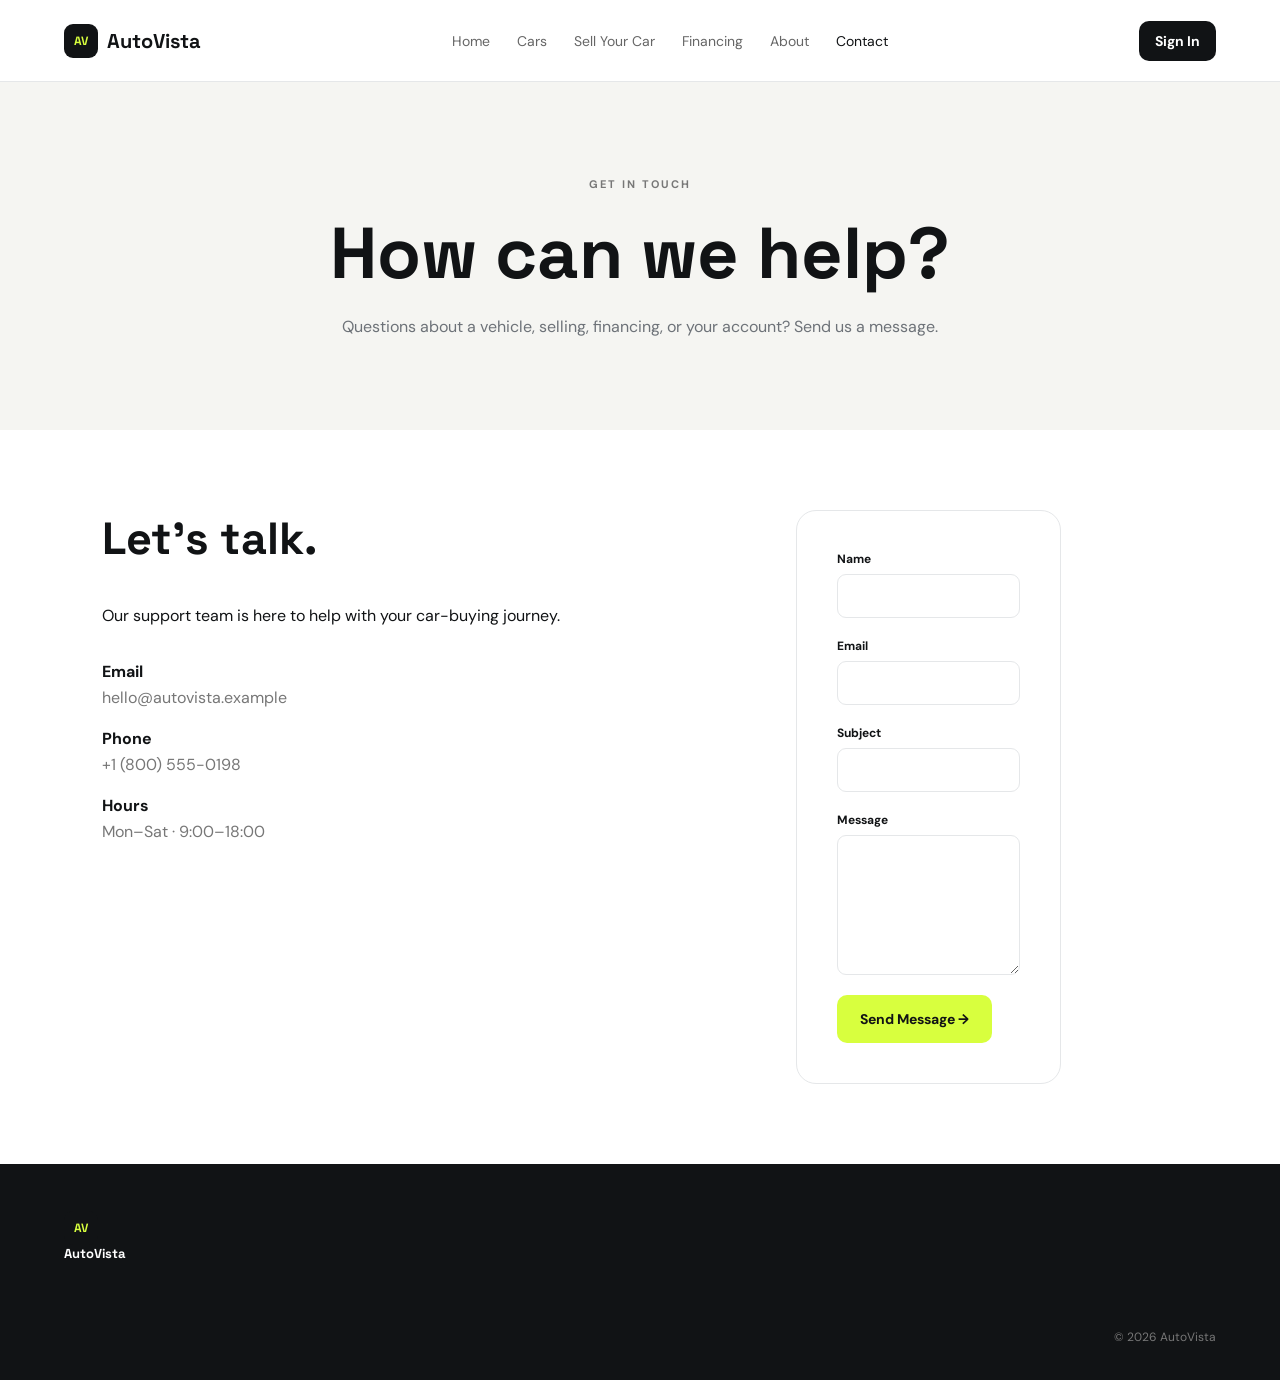
<file: contact.html>
<!DOCTYPE html>
<html lang="en"><head><meta charset="UTF-8"><meta name="viewport" content="width=device-width, initial-scale=1.0"><title>Contact — AutoVista</title><link rel="stylesheet" href="assets/css/style.css"></head>
<body>
<header class="site-header"><a class="logo" href="index.html"><span>AV</span> AutoVista</a><nav class="nav"><a href="index.html">Home</a><a href="cars.html">Cars</a><a href="sell.html">Sell Your Car</a><a href="financing.html">Financing</a><a href="about.html">About</a><a class="active" href="contact.html">Contact</a></nav><div class="header-actions"><a class="btn btn-dark small" href="login.html">Sign In</a><button class="menu-btn" data-menu>☰</button></div></header>
<main><section class="page-hero"><span class="eyebrow">GET IN TOUCH</span><h1>How can we help?</h1><p>Questions about a vehicle, selling, financing, or your account? Send us a message.</p></section><section class="contact-grid"><div><h2>Let's talk.</h2><p>Our support team is here to help with your car-buying journey.</p><div class="contact-info"><div><strong>Email</strong><span>hello@autovista.example</span></div><div><strong>Phone</strong><span>+1 (800) 555-0198</span></div><div><strong>Hours</strong><span>Mon–Sat · 9:00–18:00</span></div></div></div><form class="large-form" id="contactForm"><label>Name<input required></label><label>Email<input type="email" required></label><label>Subject<input required></label><label>Message<textarea rows="7" required></textarea></label><button class="btn btn-primary" type="submit">Send Message →</button></form></section></main><footer class="footer compact"><div><a class="logo" href="index.html"><span>AV</span> AutoVista</a></div><div class="copyright">© 2026 AutoVista</div></footer><script src="assets/js/app.js"></script></body></html>
</file>
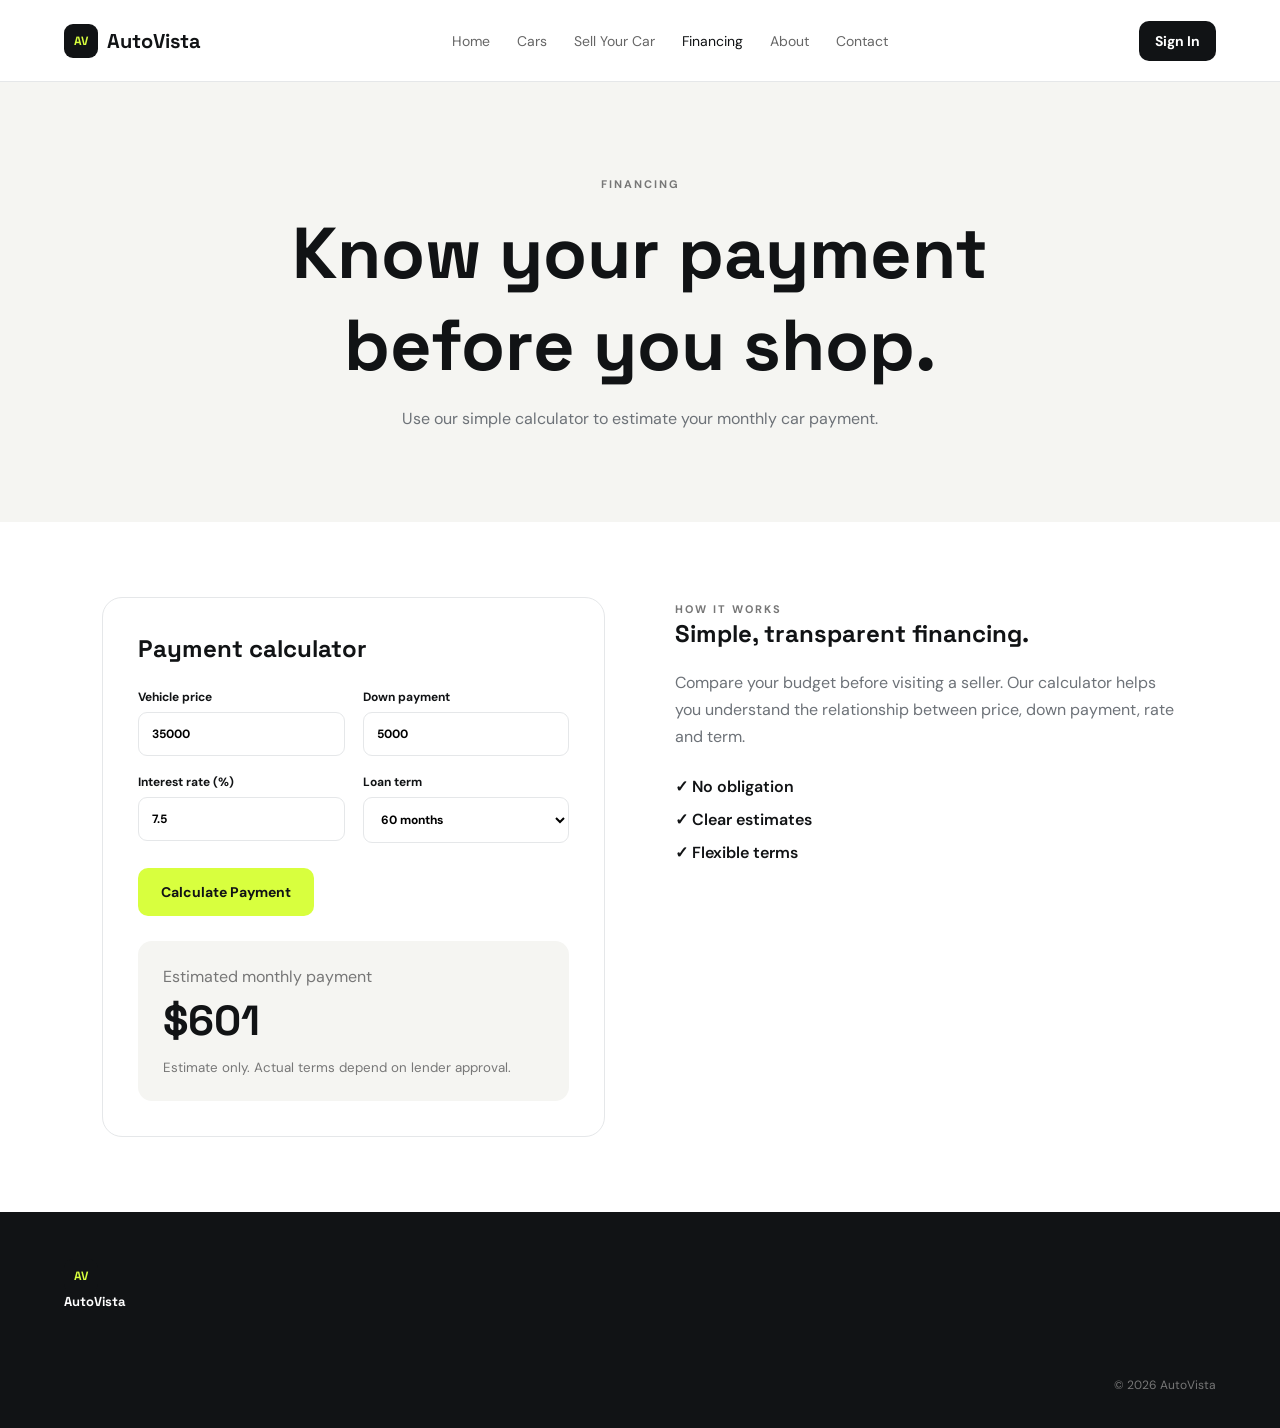
<file: financing.html>
<!DOCTYPE html>
<html lang="en"><head><meta charset="UTF-8"><meta name="viewport" content="width=device-width, initial-scale=1.0"><title>Financing — AutoVista</title><link rel="stylesheet" href="assets/css/style.css"></head>
<body>
<header class="site-header"><a class="logo" href="index.html"><span>AV</span> AutoVista</a><nav class="nav"><a href="index.html">Home</a><a href="cars.html">Cars</a><a href="sell.html">Sell Your Car</a><a class="active" href="financing.html">Financing</a><a href="about.html">About</a><a href="contact.html">Contact</a></nav><div class="header-actions"><a class="btn btn-dark small" href="login.html">Sign In</a><button class="menu-btn" data-menu>☰</button></div></header>
<main><section class="page-hero"><span class="eyebrow">FINANCING</span><h1>Know your payment before you shop.</h1><p>Use our simple calculator to estimate your monthly car payment.</p></section>
<section class="calculator-wrap"><div class="calculator"><h2>Payment calculator</h2><div class="calc-grid"><label>Vehicle price<input id="loanPrice" type="number" value="35000"></label><label>Down payment<input id="downPayment" type="number" value="5000"></label><label>Interest rate (%)<input id="interestRate" type="number" value="7.5" step=".1"></label><label>Loan term<select id="loanTerm"><option value="36">36 months</option><option value="48">48 months</option><option value="60" selected>60 months</option><option value="72">72 months</option></select></label></div><button class="btn btn-primary" id="calculateLoan">Calculate Payment</button><div class="payment-result"><span>Estimated monthly payment</span><strong id="monthlyPayment">$0</strong><small>Estimate only. Actual terms depend on lender approval.</small></div></div><div class="finance-copy"><span class="eyebrow">HOW IT WORKS</span><h2>Simple, transparent financing.</h2><p>Compare your budget before visiting a seller. Our calculator helps you understand the relationship between price, down payment, rate and term.</p><div class="mini-list"><div>✓ No obligation</div><div>✓ Clear estimates</div><div>✓ Flexible terms</div></div></div></section></main>
<footer class="footer compact"><div><a class="logo" href="index.html"><span>AV</span> AutoVista</a></div><div class="copyright">© 2026 AutoVista</div></footer><script src="assets/js/app.js"></script></body></html>
</file>
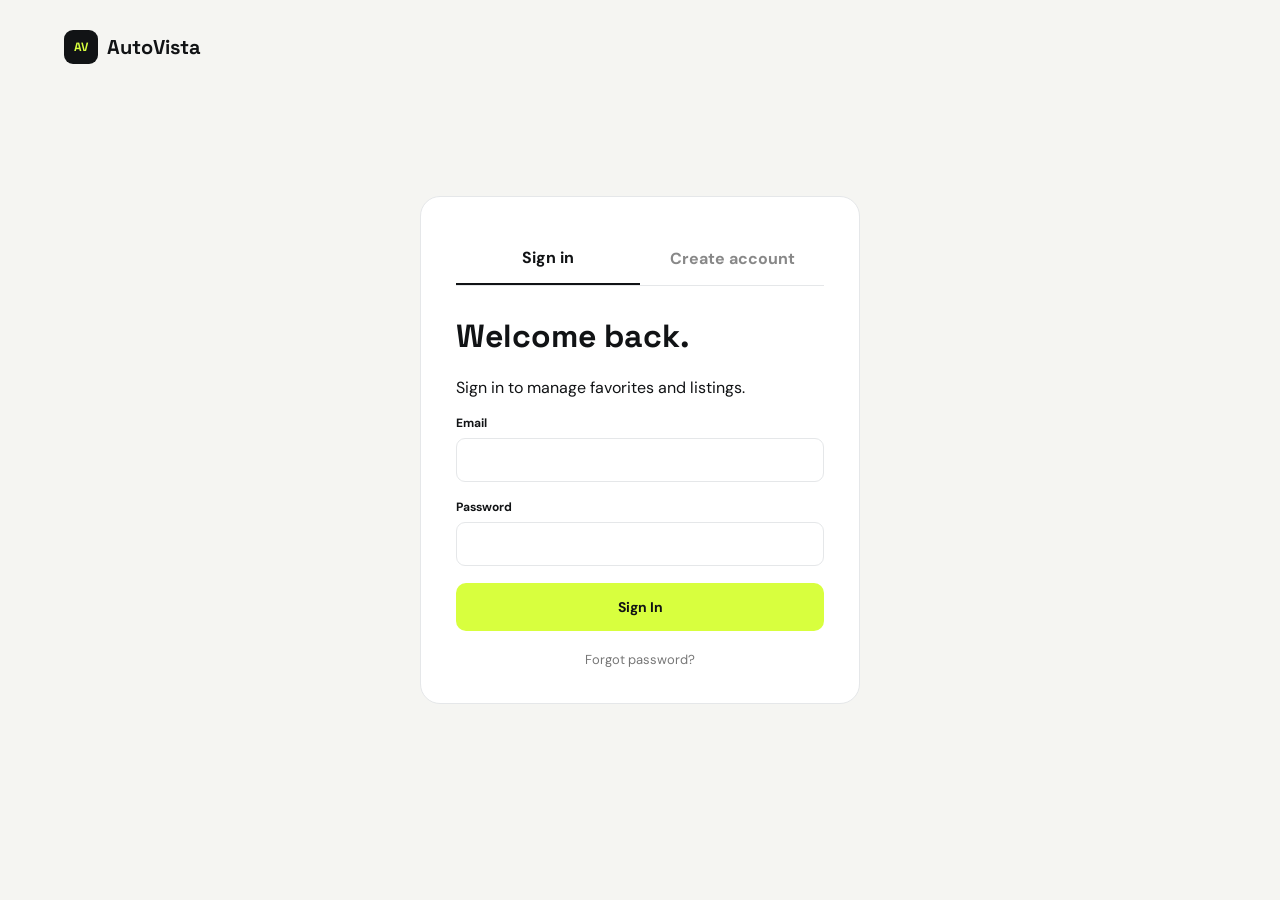
<file: login.html>
<!DOCTYPE html>
<html lang="en"><head><meta charset="UTF-8"><meta name="viewport" content="width=device-width, initial-scale=1.0"><title>Sign In — AutoVista</title><link rel="stylesheet" href="assets/css/style.css"></head>
<body class="auth-page"><a class="logo auth-logo" href="index.html"><span>AV</span> AutoVista</a><main class="auth-card"><div class="auth-tabs"><button class="active" data-auth-tab="login">Sign in</button><button data-auth-tab="register">Create account</button></div><form id="loginForm" data-auth-form="login"><h1>Welcome back.</h1><p>Sign in to manage favorites and listings.</p><label>Email<input type="email" required></label><label>Password<input type="password" minlength="6" required></label><button class="btn btn-primary full">Sign In</button><a class="forgot" href="#">Forgot password?</a></form><form id="registerForm" data-auth-form="register" hidden><h1>Create account.</h1><p>Join AutoVista and start shopping.</p><label>Full name<input required></label><label>Email<input type="email" required></label><label>Password<input type="password" minlength="6" required></label><button class="btn btn-primary full">Create Account</button></form></main><script src="assets/js/app.js"></script></body></html>
</file>
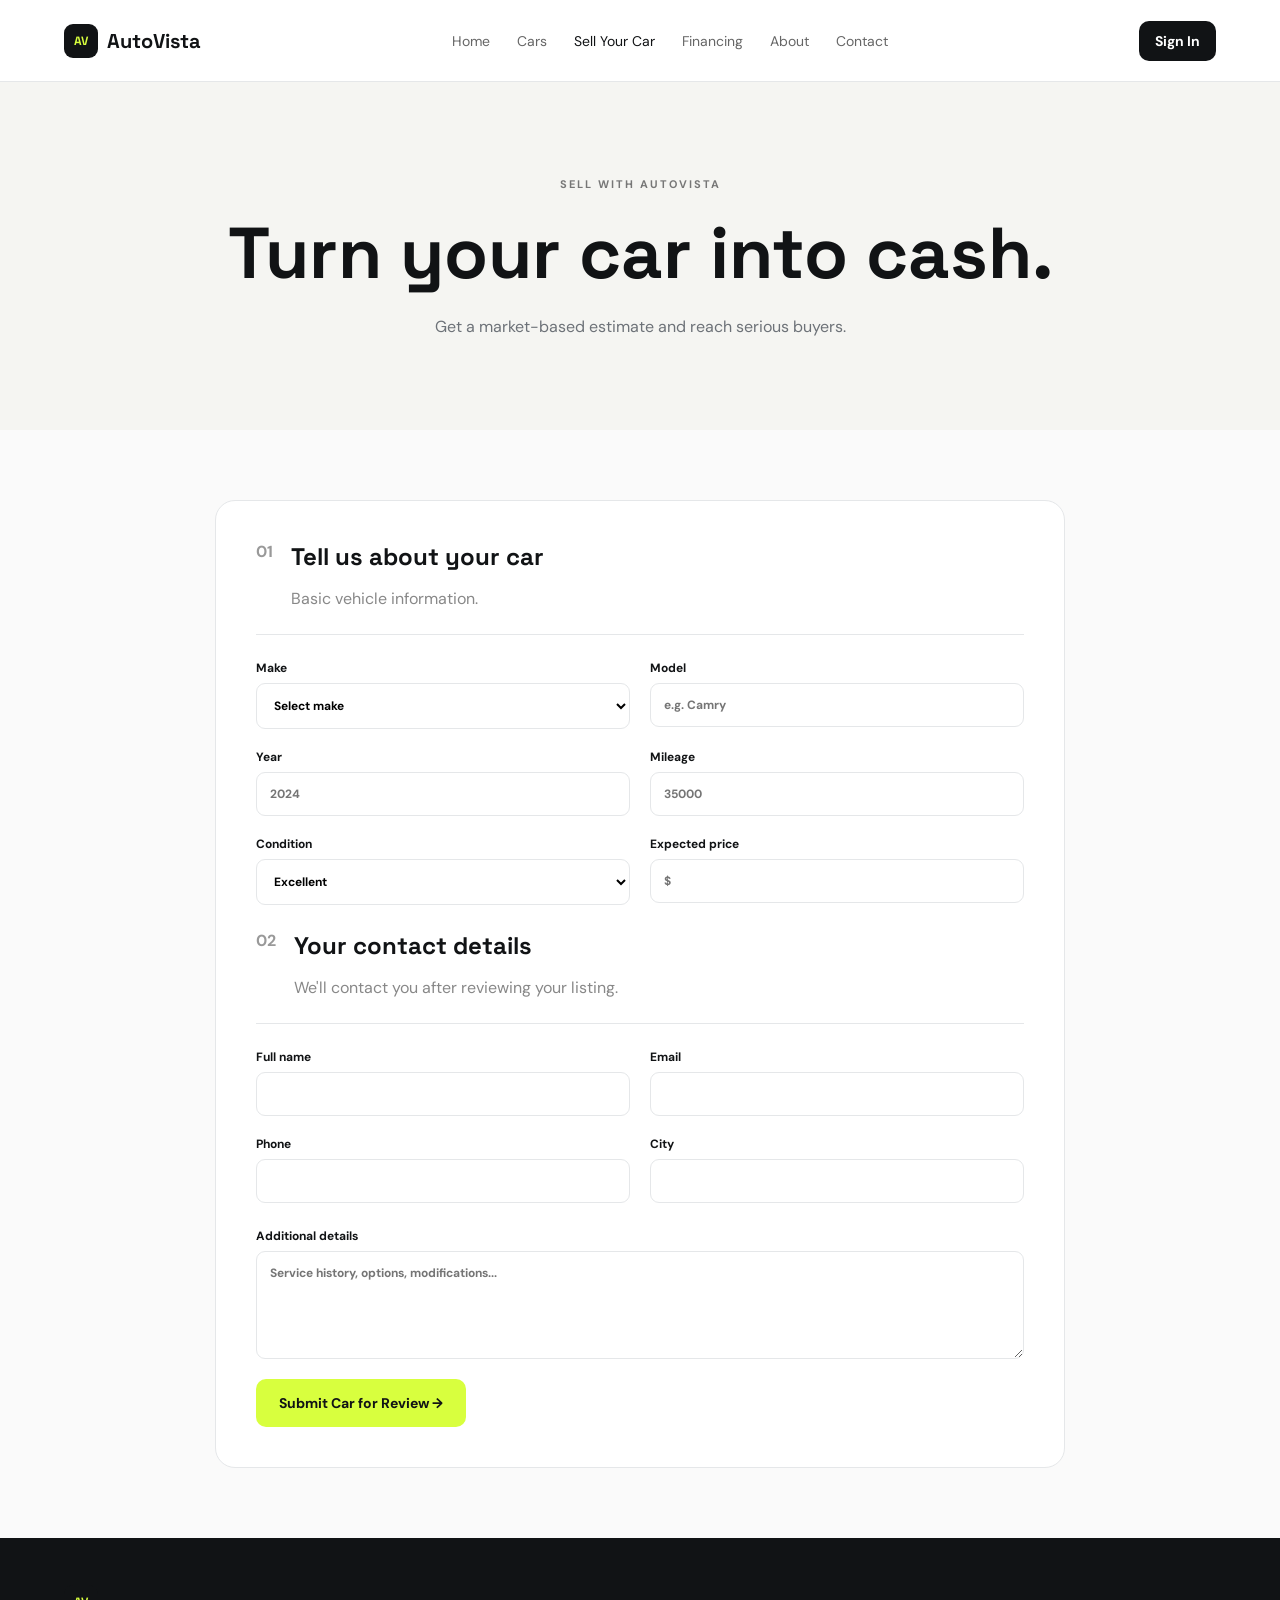
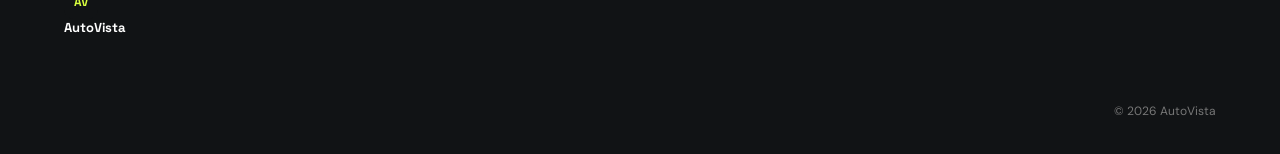
<file: sell.html>
<!DOCTYPE html>
<html lang="en"><head><meta charset="UTF-8"><meta name="viewport" content="width=device-width, initial-scale=1.0"><title>Sell Your Car — AutoVista</title><link rel="stylesheet" href="assets/css/style.css"></head>
<body>
<header class="site-header"><a class="logo" href="index.html"><span>AV</span> AutoVista</a><nav class="nav"><a href="index.html">Home</a><a href="cars.html">Cars</a><a class="active" href="sell.html">Sell Your Car</a><a href="financing.html">Financing</a><a href="about.html">About</a><a href="contact.html">Contact</a></nav><div class="header-actions"><a class="btn btn-dark small" href="login.html">Sign In</a><button class="menu-btn" data-menu>☰</button></div></header>
<main>
<section class="page-hero"><span class="eyebrow">SELL WITH AUTOVISTA</span><h1>Turn your car into cash.</h1><p>Get a market-based estimate and reach serious buyers.</p></section>
<section class="form-section"><form class="large-form" id="sellForm"><div class="form-step"><span>01</span><div><h2>Tell us about your car</h2><p>Basic vehicle information.</p></div></div><div class="form-grid"><label>Make<select required><option value="">Select make</option><option>Toyota</option><option>BMW</option><option>Mercedes-Benz</option><option>Honda</option><option>Tesla</option><option>Porsche</option></select></label><label>Model<input required placeholder="e.g. Camry"></label><label>Year<input type="number" min="1980" max="2026" required placeholder="2024"></label><label>Mileage<input type="number" required placeholder="35000"></label><label>Condition<select required><option>Excellent</option><option>Good</option><option>Fair</option></select></label><label>Expected price<input type="number" placeholder="$"></label></div><div class="form-step"><span>02</span><div><h2>Your contact details</h2><p>We'll contact you after reviewing your listing.</p></div></div><div class="form-grid"><label>Full name<input required></label><label>Email<input type="email" required></label><label>Phone<input required></label><label>City<input required></label></div><label>Additional details<textarea rows="5" placeholder="Service history, options, modifications..."></textarea></label><button class="btn btn-primary" type="submit">Submit Car for Review →</button></form></section>
</main><footer class="footer compact"><div><a class="logo" href="index.html"><span>AV</span> AutoVista</a></div><div class="copyright">© 2026 AutoVista</div></footer><script src="assets/js/app.js"></script></body></html>
</file>
<file: assets/css/style.css>
@import url('https://fonts.googleapis.com/css2?family=DM+Sans:wght@400;500;600;700&family=Space+Grotesk:wght@500;600;700&display=swap');
:root{--ink:#111315;--muted:#6d7278;--line:#e5e7e9;--soft:#f5f5f2;--accent:#d8ff3e;--white:#fff;--radius:18px}
*{box-sizing:border-box}html{scroll-behavior:smooth}body{margin:0;font-family:'DM Sans',sans-serif;color:var(--ink);background:#fff}a{text-decoration:none;color:inherit}button,input,select,textarea{font:inherit}button{cursor:pointer}.site-header{height:82px;padding:0 5%;display:flex;align-items:center;justify-content:space-between;border-bottom:1px solid var(--line);background:#fff;position:sticky;top:0;z-index:20}.logo{font-family:'Space Grotesk';font-weight:700;font-size:20px;display:flex;align-items:center;gap:9px}.logo span{display:grid;place-items:center;background:var(--ink);color:var(--accent);width:34px;height:34px;border-radius:9px;font-size:12px}.nav{display:flex;gap:27px;font-size:14px}.nav a{color:#666}.nav a:hover,.nav .active{color:var(--ink)}.header-actions{display:flex;align-items:center;gap:12px}.icon-btn{border:0;background:none;font-size:23px}.badge{font-size:10px;background:var(--accent);padding:2px 6px;border-radius:20px;vertical-align:top}.menu-btn{display:none;border:0;background:none;font-size:24px}.btn{display:inline-flex;justify-content:center;align-items:center;padding:14px 22px;border-radius:10px;border:1px solid transparent;font-weight:700;font-size:14px;transition:.2s}.btn-primary{background:var(--accent);color:var(--ink)}.btn-primary:hover{transform:translateY(-2px)}.btn-dark{background:var(--ink);color:#fff}.btn-light{background:#fff;color:var(--ink)}.btn.small{padding:10px 15px}.full{width:100%}.hero{min-height:650px;background:#111315;color:#fff;display:grid;grid-template-columns:48% 52%;overflow:hidden}.hero-content{padding:100px 8% 80px;display:flex;flex-direction:column;justify-content:center}.eyebrow{font-size:11px;letter-spacing:2px;font-weight:700;color:#777}.hero .eyebrow{color:var(--accent)}h1,h2,h3,h4{font-family:'Space Grotesk';margin-top:0}.hero h1{font-size:clamp(50px,6vw,86px);line-height:.94;margin:18px 0}.hero h1 em{font-style:normal;color:var(--accent)}.hero p{max-width:510px;color:#b7babd;line-height:1.7;font-size:17px}.hero-buttons{display:flex;gap:12px;margin-top:25px}.hero-image{overflow:hidden}.hero-image img{width:100%;height:100%;object-fit:cover}.search-panel{width:min(1100px,90%);margin:-55px auto 0;background:#fff;position:relative;border-radius:18px;padding:0 25px 25px;box-shadow:0 15px 50px #00000014}.search-tabs{display:flex;gap:30px;border-bottom:1px solid var(--line);height:58px;align-items:center}.search-tabs button,.search-tabs a{background:none;border:0;font-weight:700;color:#888}.search-tabs .active{color:var(--ink);border-bottom:2px solid var(--ink);height:100%}.quick-search{display:grid;grid-template-columns:1fr 1fr 1fr auto;gap:15px;padding-top:20px}.quick-search label,.filters label,.large-form label,.calc-grid label{display:flex;flex-direction:column;gap:7px;font-size:12px;font-weight:700}.quick-search input,.quick-search select,.filters input,.filters select,.large-form input,.large-form select,.large-form textarea,.calc-grid input,.calc-grid select{border:1px solid var(--line);border-radius:9px;padding:13px;background:#fff;outline:none}.section{padding:95px 5%}.section-head{display:flex;justify-content:space-between;align-items:end;margin-bottom:35px}.section h2{font-size:42px;margin:8px 0 0}.text-link{font-weight:700}.car-grid{display:grid;grid-template-columns:repeat(3,1fr);gap:22px}.car-card{border:1px solid var(--line);border-radius:var(--radius);overflow:hidden;background:#fff;transition:.25s}.car-card:hover{transform:translateY(-5px);box-shadow:0 18px 45px #00000010}.car-photo{height:230px;position:relative;background:#eee}.car-photo img{width:100%;height:100%;object-fit:cover}.fav{position:absolute;right:14px;top:14px;width:38px;height:38px;border:0;border-radius:50%;background:#fff;font-size:20px}.fav.active{background:var(--accent)}.car-info{padding:20px}.car-meta{color:var(--muted);font-size:13px}.car-name{font-family:'Space Grotesk';font-size:20px;font-weight:700;margin:6px 0}.car-price{font-size:21px;font-weight:700;margin-top:15px}.stats{display:grid;grid-template-columns:repeat(4,1fr);padding:45px 8%;background:var(--soft);gap:30px;text-align:center}.stats strong{display:block;font:700 38px 'Space Grotesk'}.stats span{color:var(--muted);font-size:13px}.feature-grid{display:grid;grid-template-columns:repeat(3,1fr);gap:20px}.feature{background:var(--soft);padding:30px;border-radius:18px}.feature span{font-weight:700;color:#999}.feature h3{font-size:24px;margin:40px 0 10px}.feature p,.about-split p,.finance-copy p{color:var(--muted);line-height:1.7}.cta{margin:0 5% 80px;background:var(--ink);color:#fff;border-radius:22px;padding:55px 6%;display:flex;justify-content:space-between;align-items:center}.cta h2{font-size:38px;max-width:650px;margin:10px 0 0}.footer{background:#111315;color:#fff;padding:65px 5%;display:grid;grid-template-columns:2fr 1fr 1fr 2fr;gap:35px;position:relative}.footer p,.footer a{color:#999;font-size:13px}.footer h4{font-size:13px}.footer>div:not(.copyright) a{display:block;margin:12px 0}.footer .logo{color:#fff}.newsletter{display:flex}.newsletter input{padding:12px;border:0;width:100%}.newsletter button{border:0;background:var(--accent);padding:0 18px}.copyright{grid-column:1/-1;border-top:1px solid #333;padding-top:20px;color:#777;font-size:12px}.footer.compact{grid-template-columns:1fr 1fr;align-items:center;padding:35px 5%}.footer.compact .copyright{text-align:right;border:0}.page-hero{background:var(--soft);padding:90px 5%;text-align:center}.page-hero h1{font-size:clamp(44px,6vw,72px);margin:14px auto;max-width:900px}.page-hero p{color:var(--muted);max-width:650px;margin:auto;line-height:1.7}.inventory-layout{padding:60px 5%;display:grid;grid-template-columns:250px 1fr;gap:40px}.filters{border-right:1px solid var(--line);padding-right:30px}.filter-title{display:flex;justify-content:space-between;align-items:center;margin-bottom:25px}.filter-title h3{margin:0}.filter-title button{border:0;background:none;color:#777}.filters label{margin:20px 0}.results-bar{display:flex;justify-content:space-between;margin-bottom:20px}.results-bar select{padding:9px;border:1px solid var(--line);border-radius:8px}.inventory .car-grid{grid-template-columns:repeat(2,1fr)}.details{padding:65px 5%}.detail-top{display:grid;grid-template-columns:1.3fr .7fr;gap:45px}.gallery-main{height:520px;border-radius:20px;overflow:hidden;background:#eee}.gallery-main img{width:100%;height:100%;object-fit:cover}.detail-card{padding:15px}.detail-card h1{font-size:48px;margin:12px 0}.detail-price{font-size:30px;font-weight:700;margin:25px 0}.specs{display:grid;grid-template-columns:1fr 1fr;border-top:1px solid var(--line);border-bottom:1px solid var(--line);padding:20px 0;gap:20px}.specs div span{display:block;color:#888;font-size:12px;margin-bottom:5px}.detail-actions{display:flex;gap:10px;margin-top:25px}.form-section{padding:70px 8%;background:#fafafa}.large-form{max-width:850px;margin:auto;background:#fff;padding:40px;border:1px solid var(--line);border-radius:20px}.form-step{display:flex;gap:18px;border-bottom:1px solid var(--line);padding-bottom:25px;margin-bottom:25px}.form-step>span{font-weight:700;color:#999}.form-step h2{margin:0}.form-step p{color:#888;margin-bottom:0}.form-grid{display:grid;grid-template-columns:1fr 1fr;gap:20px;margin-bottom:25px}.large-form>label{margin-bottom:20px}.calculator-wrap{padding:75px 8%;display:grid;grid-template-columns:1fr 1fr;gap:70px;align-items:start}.calculator{border:1px solid var(--line);padding:35px;border-radius:20px}.calc-grid{display:grid;grid-template-columns:1fr 1fr;gap:18px;margin:25px 0}.payment-result{margin-top:25px;background:var(--soft);padding:25px;border-radius:14px}.payment-result span,.payment-result small{display:block;color:#777}.payment-result strong{display:block;font:700 42px 'Space Grotesk';margin:7px 0 12px}.mini-list{display:grid;gap:12px;margin-top:25px;font-weight:600}.about-split{padding:90px 8%;display:grid;grid-template-columns:1fr 1fr;gap:70px;align-items:center}.about-split img{width:100%;height:480px;object-fit:cover;border-radius:20px}.about-split h2{font-size:44px}.contact-grid{padding:80px 8%;display:grid;grid-template-columns:1fr 1fr;gap:80px}.contact-grid h2{font-size:45px}.contact-info{margin-top:35px;display:grid;gap:20px}.contact-info strong,.contact-info span{display:block}.contact-info span{color:#777;margin-top:5px}.auth-page{min-height:100vh;background:var(--soft);display:grid;place-items:center;padding:30px}.auth-logo{position:absolute;top:30px;left:5%}.auth-card{width:min(440px,100%);background:#fff;border-radius:20px;padding:35px;border:1px solid var(--line)}.auth-tabs{display:flex;border-bottom:1px solid var(--line);margin-bottom:30px}.auth-tabs button{flex:1;padding:15px;border:0;background:none;font-weight:700;color:#888}.auth-tabs .active{color:var(--ink);border-bottom:2px solid var(--ink)}.auth-card form label{display:flex;flex-direction:column;gap:7px;font-size:12px;font-weight:700;margin:17px 0}.auth-card form input{padding:13px;border:1px solid var(--line);border-radius:9px}.forgot{display:block;text-align:center;color:#777;font-size:13px;margin-top:20px}
@media(max-width:900px){.nav{display:none}.menu-btn{display:block}.hero{grid-template-columns:1fr}.hero-image{height:360px;order:-1}.quick-search,.car-grid,.feature-grid{grid-template-columns:1fr 1fr}.stats{grid-template-columns:1fr 1fr}.inventory-layout,.calculator-wrap,.about-split,.contact-grid,.detail-top{grid-template-columns:1fr}.filters{border-right:0;border-bottom:1px solid var(--line);padding:0 0 20px}.inventory .car-grid{grid-template-columns:1fr}.footer{grid-template-columns:1fr 1fr}.hero-content{padding:70px 8%}.detail-card h1{font-size:38px}.gallery-main{height:380px}}
@media(max-width:600px){.site-header{padding:0 20px}.header-actions .btn{display:none}.hero h1{font-size:50px}.quick-search,.car-grid,.feature-grid,.form-grid,.calc-grid,.footer{grid-template-columns:1fr}.section{padding:65px 20px}.stats{padding:35px 20px}.cta{margin:0 20px 60px;display:block}.cta .btn{margin-top:25px}.footer{padding:45px 20px}.footer.compact{grid-template-columns:1fr;gap:15px}.footer.compact .copyright{text-align:left}.inventory-layout,.calculator-wrap,.about-split,.contact-grid,.details{padding-left:20px;padding-right:20px}.large-form{padding:25px}.page-hero{padding:65px 20px}.search-panel{width:calc(100% - 30px);padding:0 15px 15px}.hero-image{height:280px}.section-head{align-items:start;gap:15px}.section h2{font-size:34px}}
</file>
